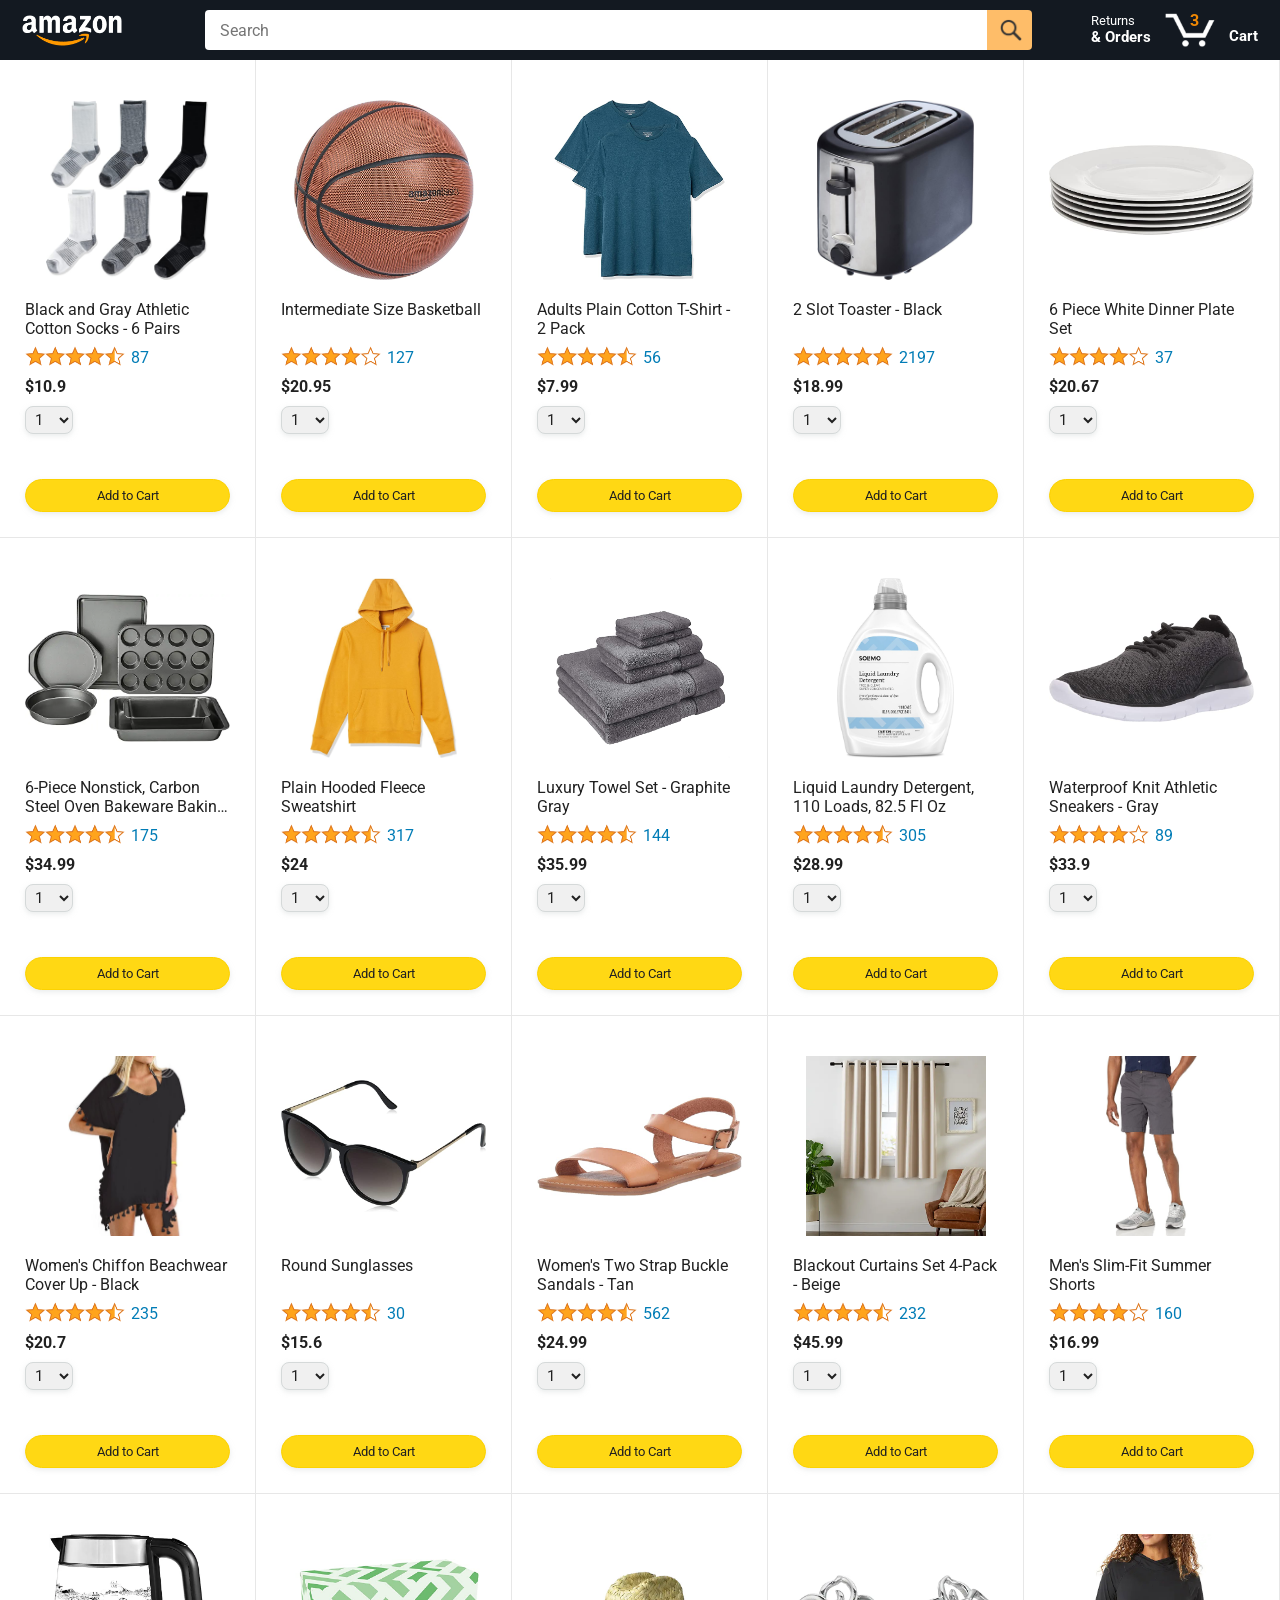
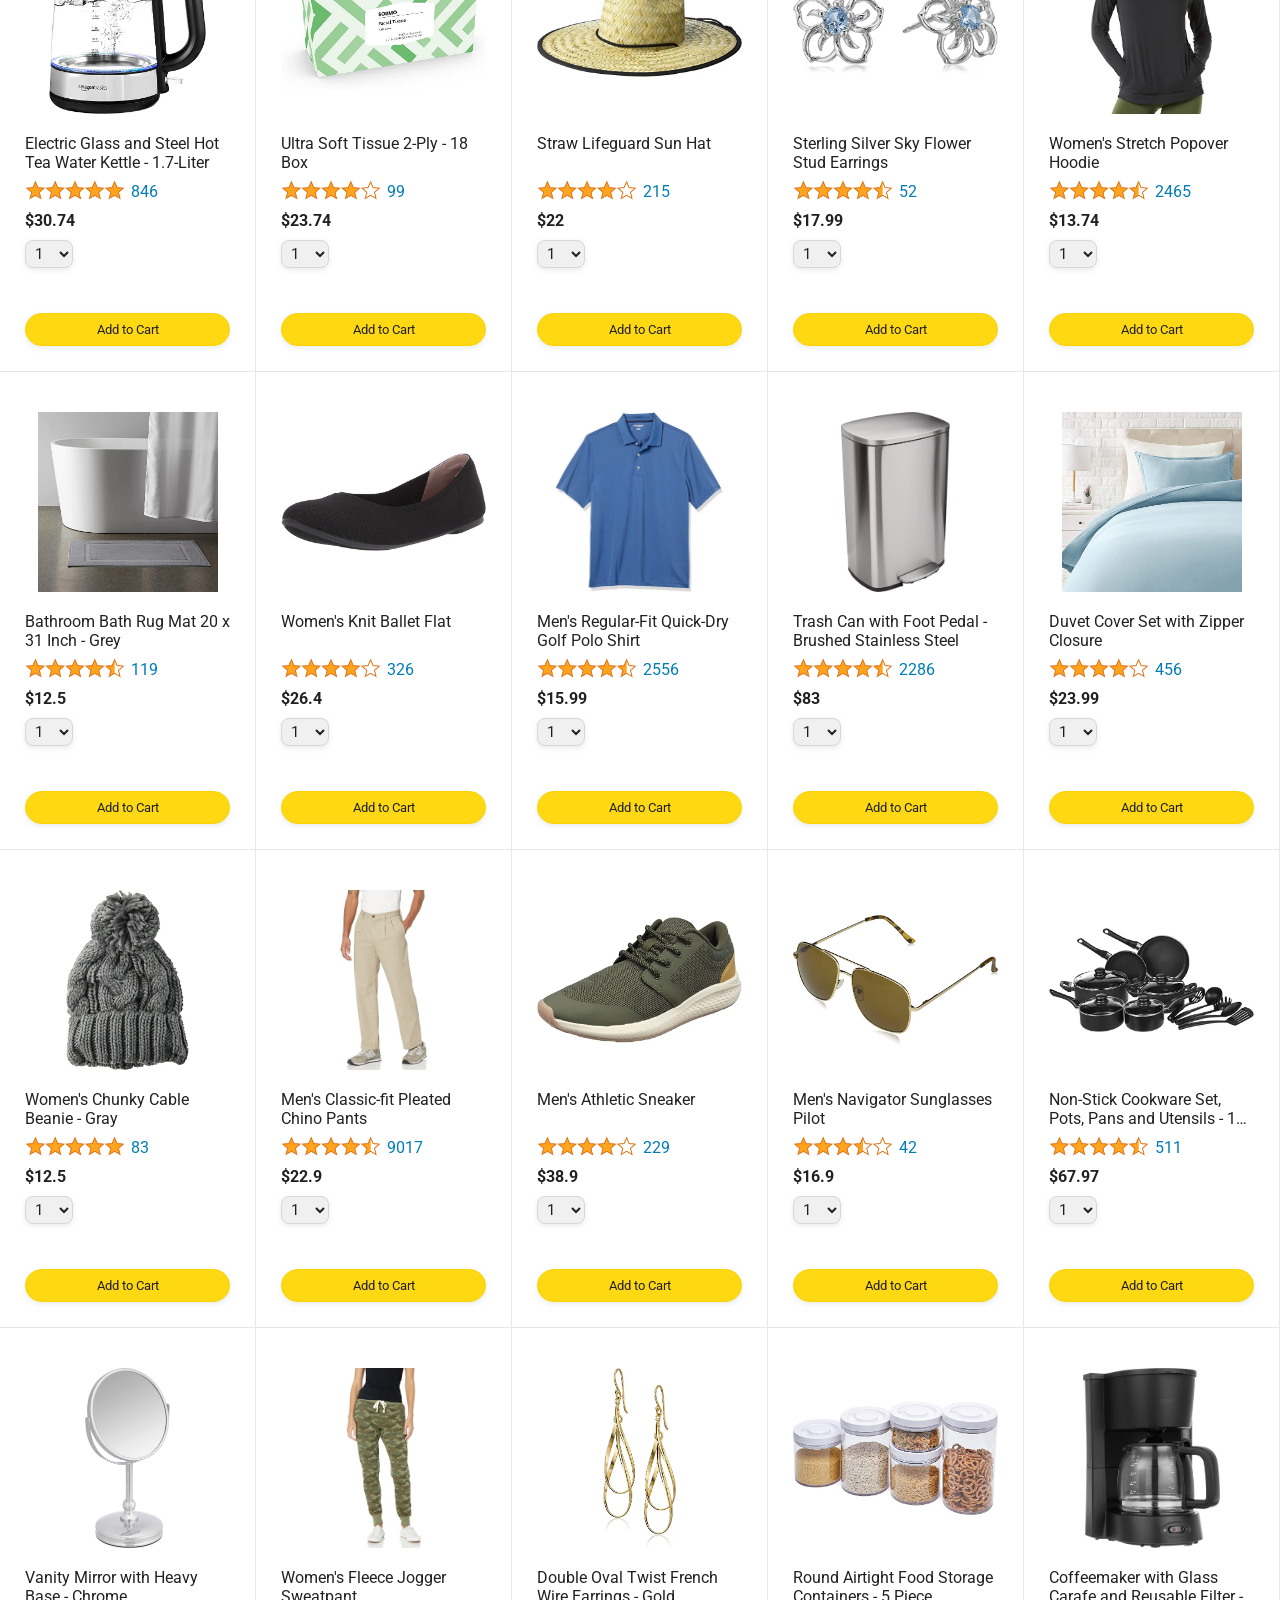
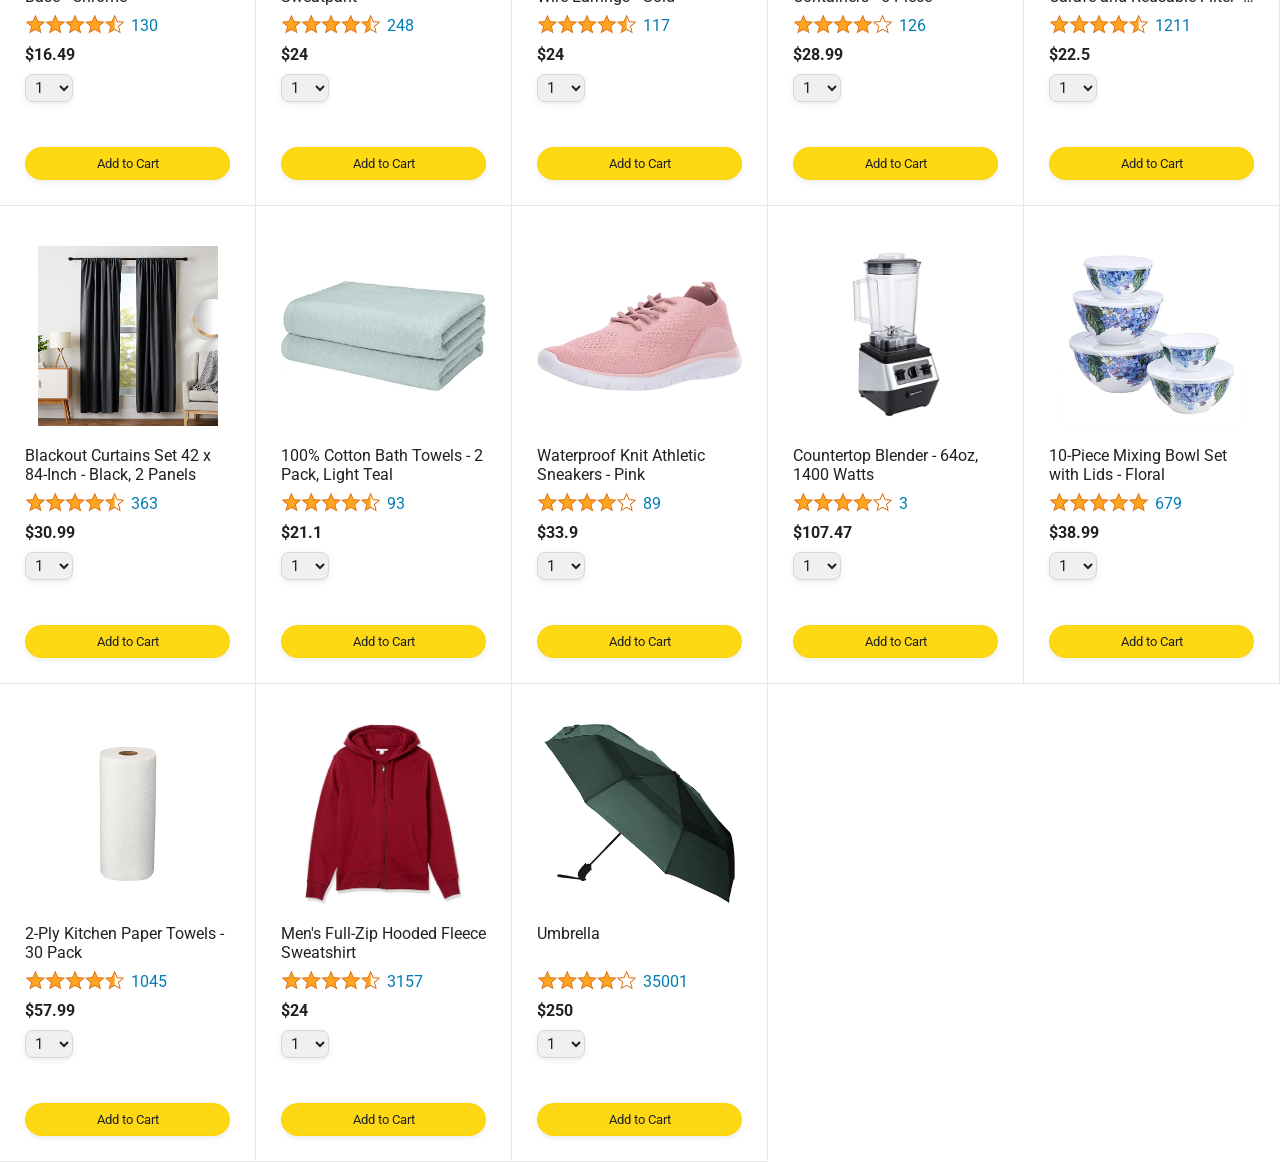
<file: index.html>
<!DOCTYPE html>
<html>
  <head>
    <title>Amazon Project</title>

    <!-- This code is needed for responsive design to work.
      (Responsive design = make the website look good on
      smaller screen sizes like a phone or a tablet). -->
    <meta name="viewport" content="width=device-width, initial-scale=1">

    <!-- Load a font called Roboto from Google Fonts. -->
    <link rel="preconnect" href="https://fonts.googleapis.com">
    <link rel="preconnect" href="https://fonts.gstatic.com" crossorigin>
    <link href="https://fonts.googleapis.com/css2?family=Roboto:wght@400;500;700&display=swap" rel="stylesheet">

    <!-- Here are the CSS files for this page. -->
    <link rel="stylesheet" href="styles/shared/general.css">
    <link rel="stylesheet" href="styles/shared/amazon-header.css">
    <link rel="stylesheet" href="styles/pages/amazon.css">
  </head>
  <body> 
    <div class="amazon-header">
      <div class="amazon-header-left-section">
        <a href="index.html" class="header-link">
          <img class="amazon-logo"
            src="images/amazon-logo-white.png">
          <img class="amazon-mobile-logo"
            src="images/amazon-mobile-logo-white.png">
        </a>
      </div>

      <div class="amazon-header-middle-section">
        <input class="search-bar" type="text" placeholder="Search">

        <button class="search-button">
          <img class="search-icon" src="images/icons/search-icon.png">
        </button>
      </div>

      <div class="amazon-header-right-section">
        <a class="orders-link header-link" href="orders.html">
          <span class="returns-text">Returns</span>
          <span class="orders-text">& Orders</span>
        </a> 

        <a class="cart-link header-link" href="checkout.html">
          <img class="cart-icon" src="images/icons/cart-icon.png">
          <div class="cart-quantity
            js-cart-quantity"></div></div>
          <div class="cart-text">Cart</div>
        </a>
      </div>
    </div>
    
    <div class="main">
      <div class="products-grid
            js-products-grid">
      </div>
    </div>
    <script type="module" src="scripts/amazon.js"></script>
  </body>
</html>
</file>
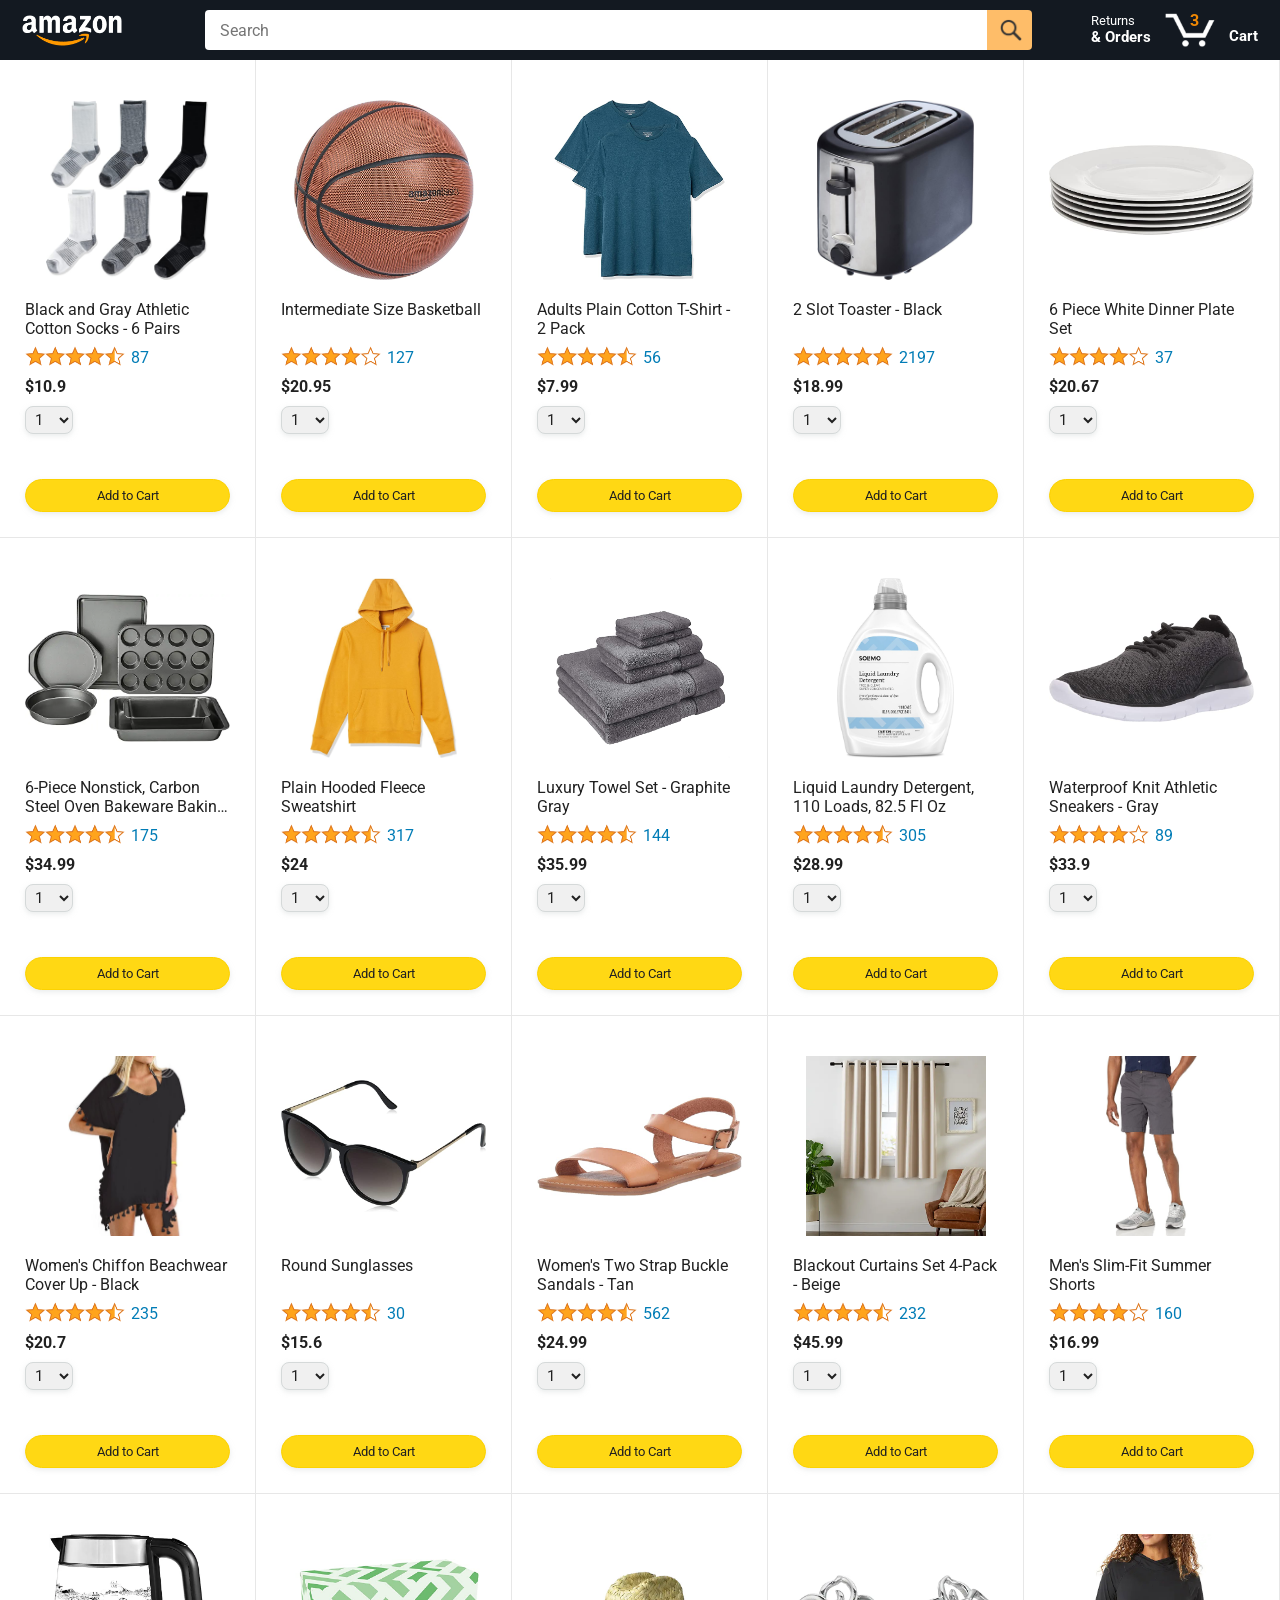
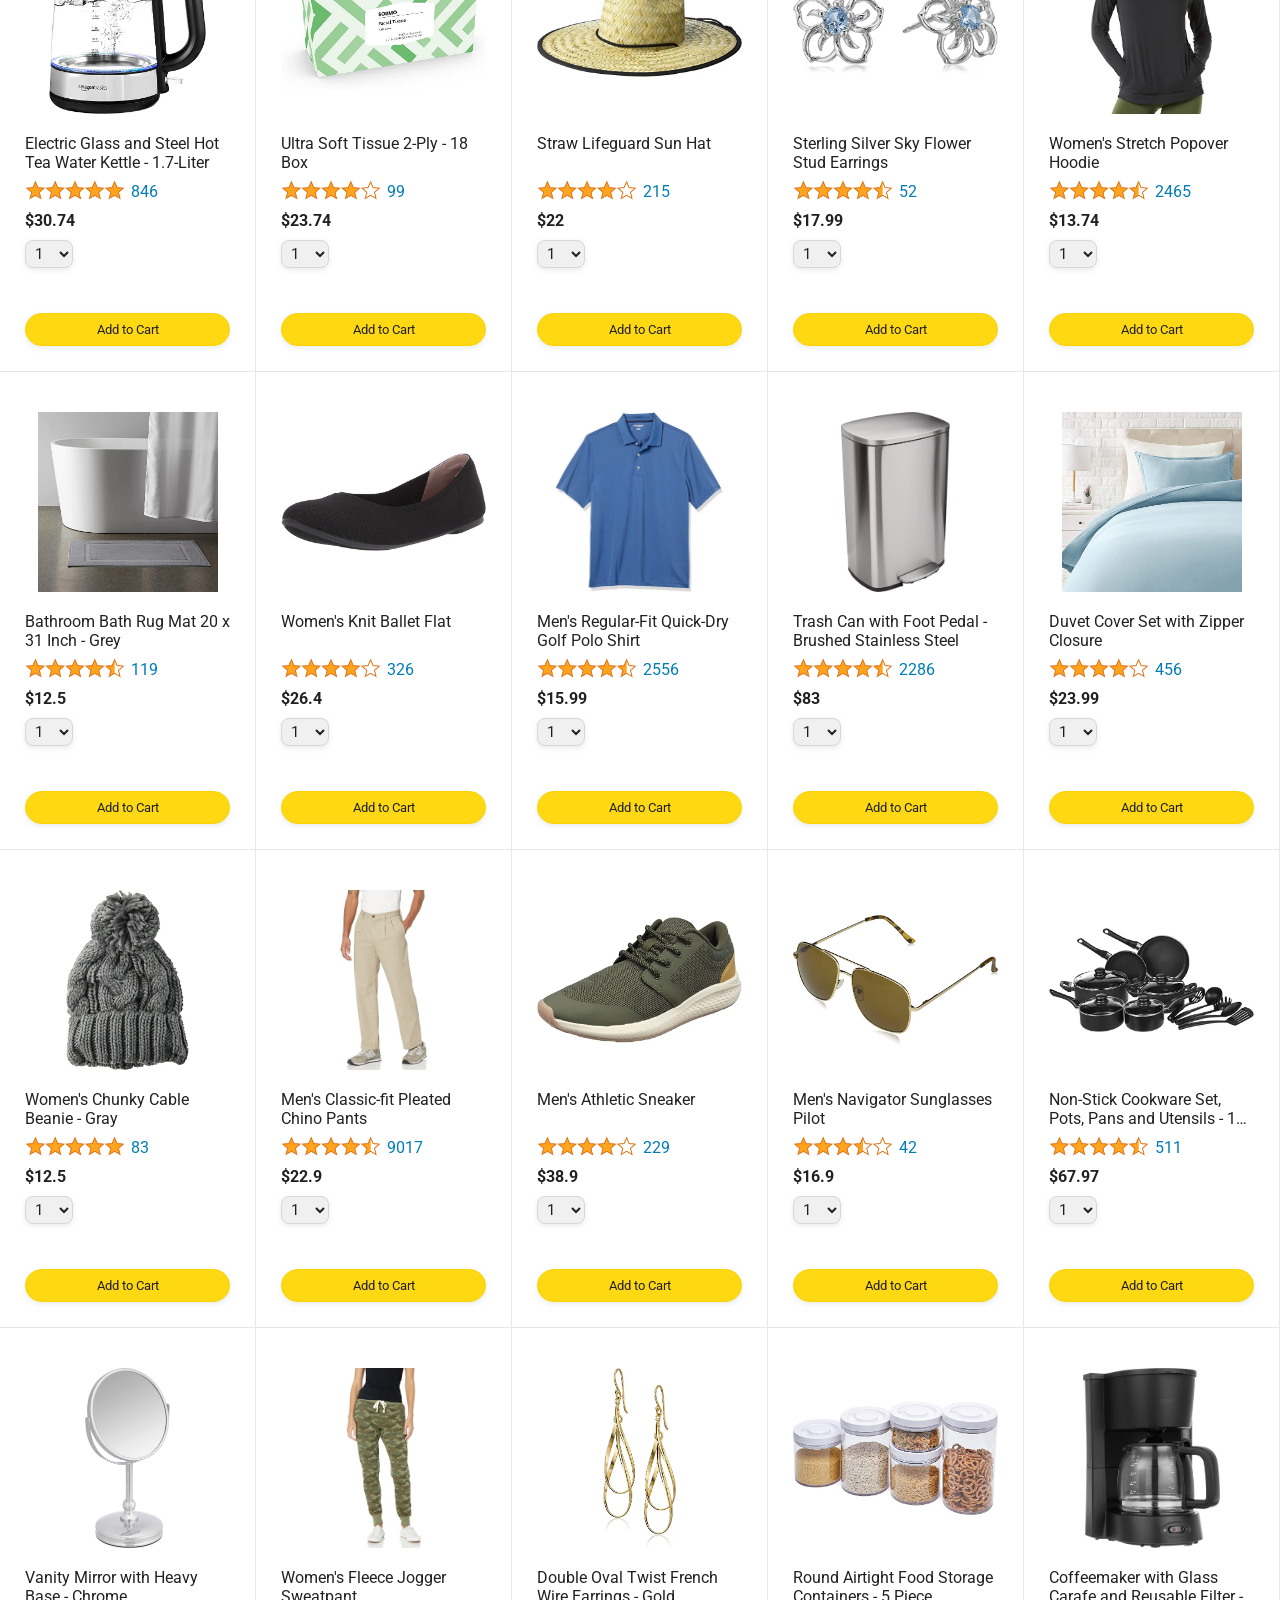
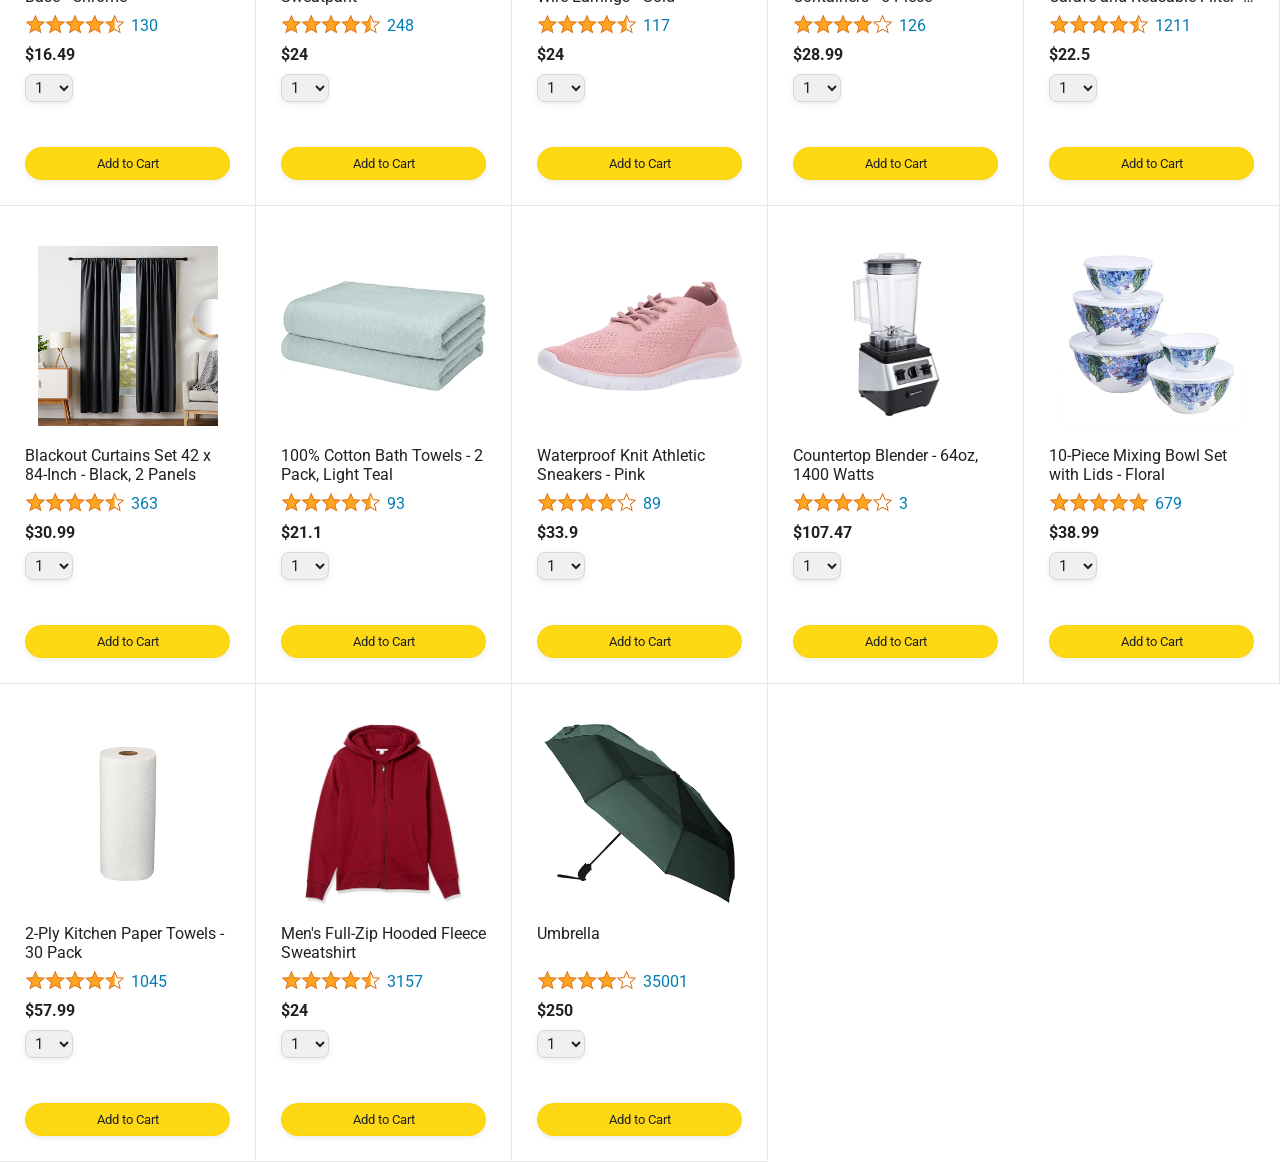
<file: amazon.html>
<!DOCTYPE html>
<html>
  <head>
    <title>Amazon Project</title>

    <!-- This code is needed for responsive design to work.
      (Responsive design = make the website look good on
      smaller screen sizes like a phone or a tablet). -->
    <meta name="viewport" content="width=device-width, initial-scale=1">

    <!-- Load a font called Roboto from Google Fonts. -->
    <link rel="preconnect" href="https://fonts.googleapis.com">
    <link rel="preconnect" href="https://fonts.gstatic.com" crossorigin>
    <link href="https://fonts.googleapis.com/css2?family=Roboto:wght@400;500;700&display=swap" rel="stylesheet">

    <!-- Here are the CSS files for this page. -->
    <link rel="stylesheet" href="styles/shared/general.css">
    <link rel="stylesheet" href="styles/shared/amazon-header.css">
    <link rel="stylesheet" href="styles/pages/amazon.css">
  </head>
  <body>
    <div class="amazon-header">
      <div class="amazon-header-left-section">
        <a href="amazon.html" class="header-link">
          <img class="amazon-logo"
            src="images/amazon-logo-white.png">
          <img class="amazon-mobile-logo"
            src="images/amazon-mobile-logo-white.png">
        </a>
      </div>

      <div class="amazon-header-middle-section">
        <input class="search-bar" type="text" placeholder="Search">

        <button class="search-button">
          <img class="search-icon" src="images/icons/search-icon.png">
        </button>
      </div>

      <div class="amazon-header-right-section">
        <a class="orders-link header-link" href="orders.html">
          <span class="returns-text">Returns</span>
          <span class="orders-text">& Orders</span>
        </a>

        <a class="cart-link header-link" href="checkout.html">
          <img class="cart-icon" src="images/icons/cart-icon.png">
          <div class="cart-quantity
            js-cart-quantity"></div></div>
          <div class="cart-text">Cart</div>
        </a>
      </div>
    </div>
    
    <div class="main">
      <div class="products-grid
            js-products-grid">
      </div>
    </div>
    <script type="module" src="scripts/amazon.js"></script>
  </body>
</html>
</file>
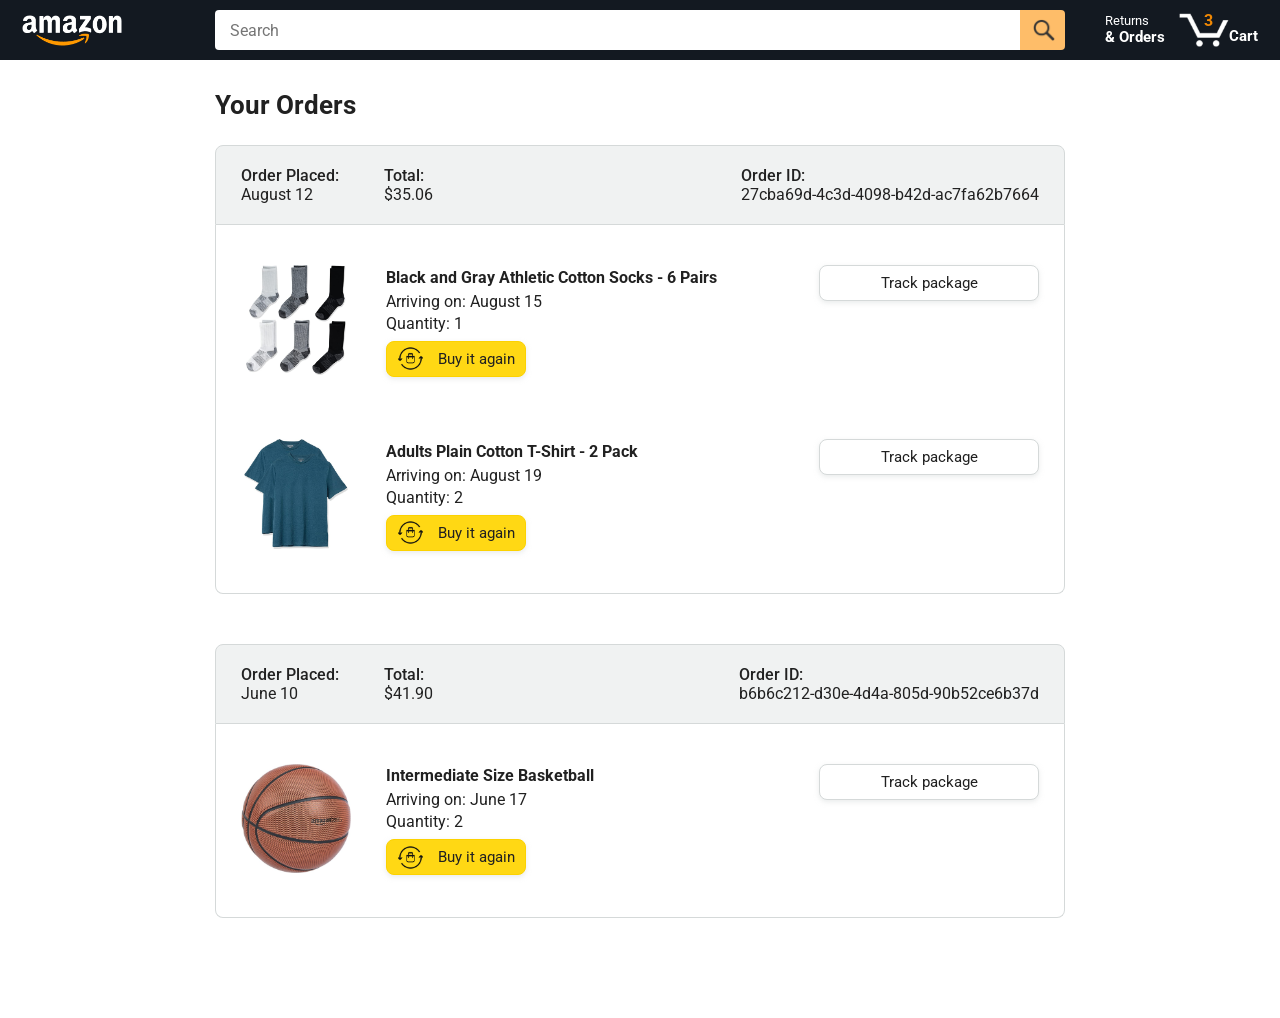
<file: orders.html>
<!DOCTYPE html>
<html>
  <head>
    <title>Orders</title>

    <!-- This code is needed for responsive design to work.
      (Responsive design = make the website look good on
      smaller screen sizes like a phone or a tablet). -->
    <meta name="viewport" content="width=device-width, initial-scale=1">

    <!-- Load a font called Roboto from Google Fonts. -->
    <link rel="preconnect" href="https://fonts.googleapis.com">
    <link rel="preconnect" href="https://fonts.gstatic.com" crossorigin>
    <link href="https://fonts.googleapis.com/css2?family=Roboto:wght@400;500;700&display=swap" rel="stylesheet">

    <!-- Here are the CSS files for this page. -->
    <link rel="stylesheet" href="styles/shared/general.css">
    <link rel="stylesheet" href="styles/shared/amazon-header.css">
    <link rel="stylesheet" href="styles/pages/orders.css">
  </head>
  <body>
    <div class="amazon-header">
      <div class="amazon-header-left-section">
        <a href="index.html" class="header-link">
          <img class="amazon-logo"
            src="images/amazon-logo-white.png">
          <img class="amazon-mobile-logo"
            src="images/amazon-mobile-logo-white.png">
        </a>
      </div>

      <div class="amazon-header-middle-section">
        <input class="search-bar" type="text" placeholder="Search">

        <button class="search-button">
          <img class="search-icon" src="images/icons/search-icon.png">
        </button>
      </div>

      <div class="amazon-header-right-section">
        <a class="orders-link header-link" href="orders.html">
          <span class="returns-text">Returns</span>
          <span class="orders-text">& Orders</span>
        </a>

        <a class="cart-link header-link" href="checkout.html">
          <img class="cart-icon" src="images/icons/cart-icon.png">
          <div class="cart-quantity">3</div>
          <div class="cart-text">Cart</div>
        </a>
      </div>
    </div>

    <div class="main">
      <div class="page-title">Your Orders</div>

      <div class="orders-grid">
        <div class="order-container">
          
          <div class="order-header">
            <div class="order-header-left-section">
              <div class="order-date">
                <div class="order-header-label">Order Placed:</div>
                <div>August 12</div>
              </div>
              <div class="order-total">
                <div class="order-header-label">Total:</div>
                <div>$35.06</div>
              </div>
            </div>

            <div class="order-header-right-section">
              <div class="order-header-label">Order ID:</div>
              <div>27cba69d-4c3d-4098-b42d-ac7fa62b7664</div>
            </div>
          </div>

          <div class="order-details-grid">
            <div class="product-image-container">
              <img src="images/products/athletic-cotton-socks-6-pairs.jpg">
            </div>

            <div class="product-details">
              <div class="product-name">
                Black and Gray Athletic Cotton Socks - 6 Pairs
              </div>
              <div class="product-delivery-date">
                Arriving on: August 15
              </div>
              <div class="product-quantity">
                Quantity: 1
              </div>
              <button class="buy-again-button button-primary">
                <img class="buy-again-icon" src="images/icons/buy-again.png">
                <span class="buy-again-message">Buy it again</span>
              </button>
            </div>

            <div class="product-actions">
              <a href="tracking.html">
                <button class="track-package-button button-secondary">
                  Track package
                </button>
              </a>
            </div>

            <div class="product-image-container">
              <img src="images/products/adults-plain-cotton-tshirt-2-pack-teal.jpg">
            </div>

            <div class="product-details">
              <div class="product-name">
                Adults Plain Cotton T-Shirt - 2 Pack
              </div>
              <div class="product-delivery-date">
                Arriving on: August 19
              </div>
              <div class="product-quantity">
                Quantity: 2
              </div>
              <button class="buy-again-button button-primary">
                <img class="buy-again-icon" src="images/icons/buy-again.png">
                <span class="buy-again-message">Buy it again</span>
              </button>
            </div>

            <div class="product-actions">
              <a href="tracking.html">
                <button class="track-package-button button-secondary">
                  Track package
                </button>
              </a>
            </div>
          </div>
        </div>

        <div class="order-container">

          <div class="order-header">
            <div class="order-header-left-section">
              <div class="order-date">
                <div class="order-header-label">Order Placed:</div>
                <div>June 10</div>
              </div>
              <div class="order-total">
                <div class="order-header-label">Total:</div>
                <div>$41.90</div>
              </div>
            </div>

            <div class="order-header-right-section">
              <div class="order-header-label">Order ID:</div>
              <div>b6b6c212-d30e-4d4a-805d-90b52ce6b37d</div>
            </div>
          </div>

          <div class="order-details-grid">
            <div class="product-image-container">
              <img src="images/products/intermediate-composite-basketball.jpg">
            </div>

            <div class="product-details">
              <div class="product-name">
                Intermediate Size Basketball
              </div>
              <div class="product-delivery-date">
                Arriving on: June 17
              </div>
              <div class="product-quantity">
                Quantity: 2
              </div>
              <button class="buy-again-button button-primary">
                <img class="buy-again-icon" src="images/icons/buy-again.png">
                <span class="buy-again-message">Buy it again</span>
              </button>
            </div>

            <div class="product-actions">
              <a href="tracking.html">
                <button class="track-package-button button-secondary">
                  Track package
                </button>
              </a>
            </div>
          </div>
        </div>
      </div>
    </div>
  </body>
</html>
</file>
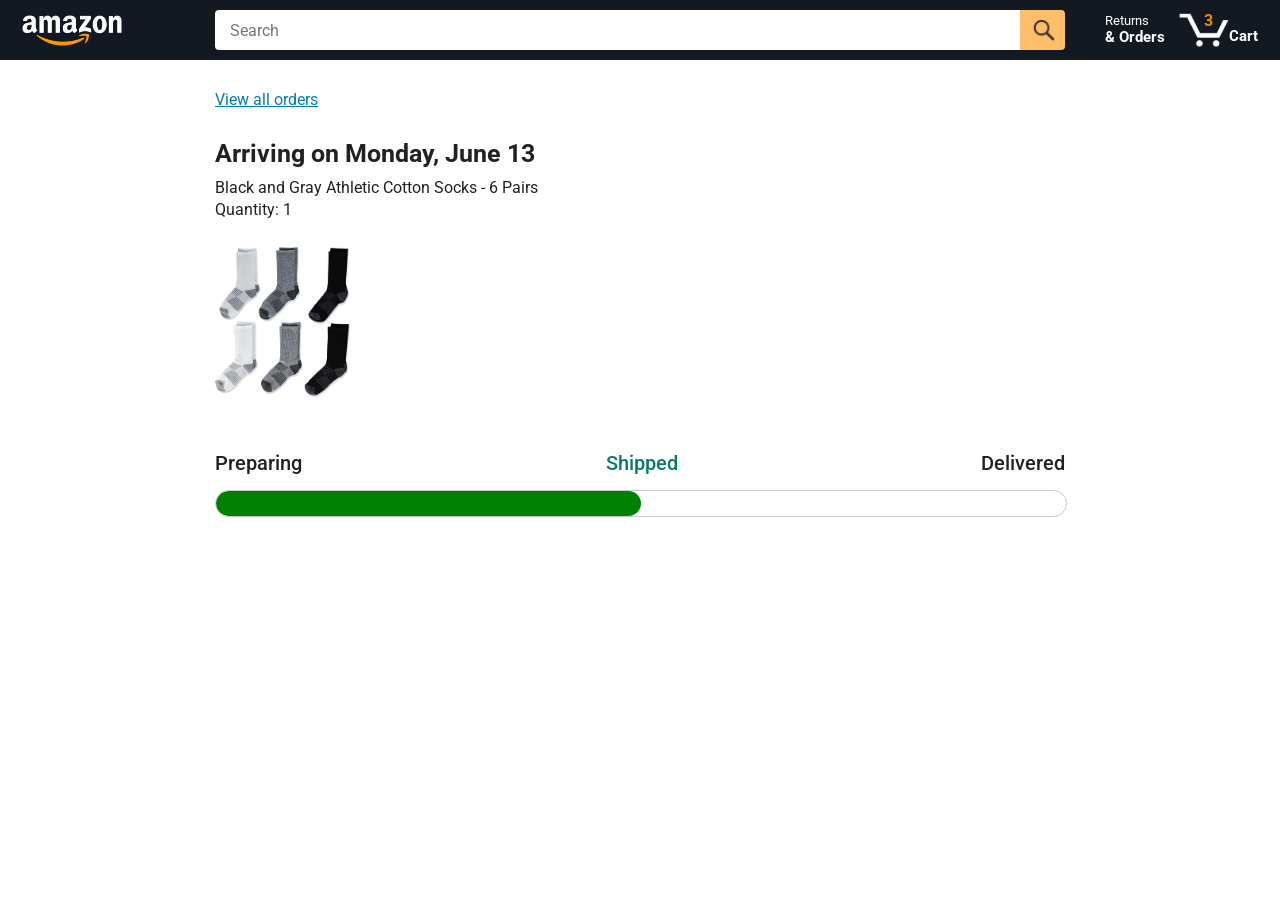
<file: tracking.html>
<!DOCTYPE html>
<html>
  <head>
    <title>Tracking</title>

    <!-- This code is needed for responsive design to work.
      (Responsive design = make the website look good on
      smaller screen sizes like a phone or a tablet). -->
    <meta name="viewport" content="width=device-width, initial-scale=1">

    <!-- Load a font called Roboto from Google Fonts. -->
    <link rel="preconnect" href="https://fonts.googleapis.com">
    <link rel="preconnect" href="https://fonts.gstatic.com" crossorigin>
    <link href="https://fonts.googleapis.com/css2?family=Roboto:wght@400;500;700&display=swap" rel="stylesheet">

    <!-- Here are the CSS files for this page. -->
    <link rel="stylesheet" href="styles/shared/general.css">
    <link rel="stylesheet" href="styles/shared/amazon-header.css">
    <link rel="stylesheet" href="styles/pages/tracking.css">
  </head>
  <body>
    <div class="amazon-header">
      <div class="amazon-header-left-section">
        <a href="index.html" class="header-link">
          <img class="amazon-logo"
            src="images/amazon-logo-white.png">
          <img class="amazon-mobile-logo"
            src="images/amazon-mobile-logo-white.png">
        </a>
      </div>

      <div class="amazon-header-middle-section">
        <input class="search-bar" type="text" placeholder="Search">

        <button class="search-button">
          <img class="search-icon" src="images/icons/search-icon.png">
        </button>
      </div>

      <div class="amazon-header-right-section">
        <a class="orders-link header-link" href="orders.html">
          <span class="returns-text">Returns</span>
          <span class="orders-text">& Orders</span>
        </a>

        <a class="cart-link header-link" href="checkout.html">
          <img class="cart-icon" src="images/icons/cart-icon.png">
          <div class="cart-quantity">3</div>
          <div class="cart-text">Cart</div>
        </a>
      </div>
    </div>

    <div class="main">
      <div class="order-tracking">
        <a class="back-to-orders-link link-primary" href="orders.html">
          View all orders
        </a>

        <div class="delivery-date">
          Arriving on Monday, June 13
        </div>

        <div class="product-info">
          Black and Gray Athletic Cotton Socks - 6 Pairs
        </div>

        <div class="product-info">
          Quantity: 1
        </div>

        <img class="product-image" src="images/products/athletic-cotton-socks-6-pairs.jpg">

        <div class="progress-labels-container">
          <div class="progress-label">
            Preparing
          </div>
          <div class="progress-label current-status">
            Shipped
          </div>
          <div class="progress-label">
            Delivered
          </div>
        </div>

        <div class="progress-bar-container">
          <div class="progress-bar"></div>
        </div>
      </div>
    </div>
  </body>
</html>
</file>
<file: styles/shared/general.css>
body {
  font-family: Roboto, Arial;
  color: rgb(33, 33, 33);
  /* The <body> element has a default margin of 8px
     on all sides. This removes the default margins. */
  margin: 0;
}

/* <p> elements have a default margin on the top
   and bottom. This removes the default margins. */
p {
  margin: 0;
}

button {
  cursor: pointer;
}

select {
  cursor: pointer;
}

input, select, button {
  font-family: Roboto, Arial;
}

.button-primary {
  color: rgb(33, 33, 33);
  background-color: rgb(255, 216, 20);
  border: 1px solid rgb(252, 210, 0);
  border-radius: 8px;
  cursor: pointer;
  box-shadow: 0 2px 5px rgba(213, 217, 217, 0.5);
}

.button-primary:hover {
  background-color: rgb(247, 202, 0);
  border: 1px solid rgb(242, 194, 0);
}

.button-primary:active {
  background: rgb(255, 216, 20);
  border-color: rgb(252, 210, 0);
  box-shadow: none;
}

.button-secondary {
  color: rgb(33, 33, 33);
  background: white;
  border: 1px solid rgb(213, 217, 217);
  border-radius: 8px;
  cursor: pointer;
  box-shadow: 0 2px 5px rgba(213, 217, 217, 0.5);
}

.button-secondary:hover {
  background-color: rgb(247, 250, 250);
}

.button-secondary:active {
  background-color: rgb(237, 253, 255);
  box-shadow: none;
}

/* These styles will limit text to 2 lines. Anything
   beyond 2 lines will be replaced with "..."
   You can find this code by using an A.I. tool or by
   searching in Google.
   https://css-tricks.com/almanac/properties/l/line-clamp/ */
.limit-text-to-2-lines {
  display: -webkit-box;
  -webkit-line-clamp: 2;
  -webkit-box-orient: vertical;
  overflow: hidden;
}

.link-primary {
  color: rgb(1, 124, 182);
  cursor: pointer;
}

.link-primary:hover {
  color: rgb(196, 80, 0);
}

/* Styles for dropdown selectors. */
select {
  color: rgb(33, 33, 33);
  background-color: rgb(240, 240, 240);
  border: 1px solid rgb(213, 217, 217);
  border-radius: 8px;
  padding: 3px 5px;
  font-size: 15px;
  cursor: pointer;
  box-shadow: 0 2px 5px rgba(213, 217, 217, 0.5);
}

select:focus,
input:focus {
  outline: 2px solid rgb(255, 153, 0);
}
</file>
<file: styles/shared/amazon-header.css>
.amazon-header {
  background-color: rgb(19, 25, 33);
  color: white;
  padding-left: 15px;
  padding-right: 15px;

  display: flex;
  align-items: center;
  justify-content: space-between;

  position: fixed;
  top: 0;
  left: 0;
  right: 0;
  height: 60px;
}

.amazon-header-left-section {
  width: 180px;
}

@media (max-width: 800px) {
  .amazon-header-left-section {
    width: unset;
  }
}

.header-link {
  display: inline-block;
  padding: 6px;
  border-radius: 2px;
  cursor: pointer;
  text-decoration: none;
  border: 1px solid rgba(0, 0, 0, 0);
}

.header-link:hover {
  border: 1px solid white;
}

.amazon-logo {
  width: 100px;
  margin-top: 5px;
}

.amazon-mobile-logo {
  display: none;
}

@media (max-width: 575px) {
  .amazon-logo {
    display: none;
  }

  .amazon-mobile-logo {
    display: block;
    height: 35px;
    margin-top: 5px;
  }
}

.amazon-header-middle-section {
  flex: 1;
  max-width: 850px;
  margin-left: 10px;
  margin-right: 10px;
  display: flex;
}

.search-bar {
  flex: 1;
  width: 0;
  font-size: 16px;
  height: 38px;
  padding-left: 15px;
  border: none;
  border-top-left-radius: 4px;
  border-bottom-left-radius: 4px;
  border-top-right-radius: 0;
  border-bottom-right-radius: 0;
}

.search-button {
  background-color: rgb(254, 189, 105);
  border: none;
  width: 45px;
  height: 40px;
  border-top-right-radius: 4px;
  border-bottom-right-radius: 4px;
  flex-shrink: 0;
}

.search-icon {
  height: 22px;
  margin-left: 2px;
  margin-top: 3px;
}

.amazon-header-right-section {
  width: 180px;
  flex-shrink: 0;
  display: flex;
  justify-content: end;
}

.orders-link {
  color: white;
}

.returns-text {
  display: block;
  font-size: 13px;
}

.orders-text {
  display: block;
  font-size: 15px;
  font-weight: 700;
}

.cart-link {
  color: white;
  display: flex;
  align-items: center;
  position: relative;
}

.cart-icon {
  width: 50px;
}

.cart-text {
  margin-top: 12px;
  font-size: 15px;
  font-weight: 700;
}

.cart-quantity {
  color: rgb(240, 136, 4);
  font-size: 16px;
  font-weight: 700;

  position: absolute;
  top: 4px;
  left: 22px;
  
  width: 26px;
  text-align: center;
}
</file>
<file: styles/pages/amazon.css>
.main {
  margin-top: 60px;
}

.products-grid {
  display: grid;

  /* - In CSS Grid, 1fr means a column will take up the
       remaining space in the grid.
     - If we write 1fr 1fr ... 1fr; 8 times, this will
       divide the grid into 8 columns, each taking up an
       equal amount of the space.
     - repeat(8, 1fr); is a shortcut for repeating "1fr"
       8 times (instead of typing out "1fr" 8 times).
       repeat(...) is a special property that works with
       display: grid; */
  grid-template-columns: repeat(8, 1fr);
}

/* @media is used to create responsive design (making the
   website look good on any screen size). This @media
   means when the screen width is 2000px or less, we
   will divide the grid into 7 columns instead of 8. */
@media (max-width: 2000px) {
  .products-grid {
    grid-template-columns: repeat(7, 1fr);
  }
}

/* This @media means when the screen width is 1600px or
   less, we will divide the grid into 6 columns. */
@media (max-width: 1600px) {
  .products-grid {
    grid-template-columns: repeat(6, 1fr);
  }
}

@media (max-width: 1300px) {
  .products-grid {
    grid-template-columns: repeat(5, 1fr);
  }
}

@media (max-width: 1000px) {
  .products-grid {
    grid-template-columns: repeat(4, 1fr);
  }
}

@media (max-width: 800px) {
  .products-grid {
    grid-template-columns: repeat(3, 1fr);
  }
}

@media (max-width: 575px) {
  .products-grid {
    grid-template-columns: repeat(2, 1fr);
  }
}

@media (max-width: 450px) {
  .products-grid {
    grid-template-columns: 1fr;
  }
}

.product-container {
  padding-top: 40px;
  padding-bottom: 25px;
  padding-left: 25px;
  padding-right: 25px;

  border-right: 1px solid rgb(231, 231, 231);
  border-bottom: 1px solid rgb(231, 231, 231);

  display: flex;
  flex-direction: column;
}

.product-image-container {
  display: flex;
  justify-content: center;
  align-items: center;

  height: 180px;
  margin-bottom: 20px;
}

.product-image {
  /* Images will overflow their container by default. To
    prevent this, we set max-width and max-height to 100%
    so they stay inside their container. */
  max-width: 100%;
  max-height: 100%;
}

.product-name {
  height: 40px;
  margin-bottom: 5px;
}

.product-rating-container {
  display: flex;
  align-items: center;
  margin-bottom: 10px;
}

.product-rating-stars {
  width: 100px;
  margin-right: 6px;
}

.product-rating-count {
  color: rgb(1, 124, 182);
  cursor: pointer;
  margin-top: 3px;
}

.product-price {
  font-weight: 700;
  margin-bottom: 10px;
}

.product-quantity-container {
  margin-bottom: 17px;
}

.product-spacer {
  flex: 1;
}

.added-to-cart {
  color: rgb(6, 125, 98);
  font-size: 16px;

  display: flex;
  align-items: center;
  margin-bottom: 8px;

  /* At first, the "Added to cart" message will
     be invisible. Use JavaScript to change the
     opacity and make it visible. */
  opacity: 0;
}

.js-added-to-cart {
  color: rgb(6, 125, 98);
  font-size: 16px;
  display: flex;
  align-items: center;
  margin-bottom: 8px;
  opacity: 1;
}

.added-to-cart img {
  height: 20px;
  margin-right: 5px;
}

.add-to-cart-button {
  width: 100%;
  padding: 8px;
  border-radius: 50px;
}
</file>
<file: styles/pages/orders.css>
.main {
  max-width: 850px;
  margin-top: 90px;
  margin-bottom: 100px;
  padding-left: 20px;
  padding-right: 20px;

  /* margin-left: auto;
     margin-right auto;
     Is a trick for centering an element horizontally
     without needing a container. */
  margin-left: auto;
  margin-right: auto;
}

.page-title {
  font-weight: 700;
  font-size: 26px;
  margin-bottom: 25px;
}

.orders-grid {
  display: grid;
  grid-template-columns: 1fr;
  row-gap: 50px;
}

.order-header {
  background-color: rgb(240, 242, 242);
  border: 1px solid rgb(213, 217, 217);

  display: flex;
  align-items: center;
  justify-content: space-between;

  padding: 20px 25px;
  border-top-left-radius: 8px;
  border-top-right-radius: 8px;
}

.order-header-left-section {
  display: flex;
  flex-shrink: 0;
}

.order-header-label {
  font-weight: 500;
}

.order-date,
.order-total {
  margin-right: 45px;
}

.order-header-right-section {
  flex-shrink: 1;
}

@media (max-width: 575px) {
  .order-header {
    flex-direction: column;
    align-items: start;
    line-height: 23px;
    padding: 15px;
  }

  .order-header-left-section {
    flex-direction: column;
  }

  .order-header-label {
    margin-right: 5px;
  }

  .order-date,
  .order-total {
    display: grid;
    grid-template-columns: auto 1fr;
    margin-right: 0;
  }

  .order-header-right-section {
    display: grid;
    grid-template-columns: auto 1fr;
  }
}

.order-details-grid {
  padding: 40px 25px;
  border: 1px solid rgb(213, 217, 217);
  border-top: none;
  border-bottom-left-radius: 8px;
  border-bottom-right-radius: 8px;

  display: grid;
  grid-template-columns: 110px 1fr 220px;
  column-gap: 35px;
  row-gap: 60px;
  align-items: center;
}

@media (max-width: 800px) {
  .order-details-grid {
    grid-template-columns: 110px 1fr;
    row-gap: 0;
    padding-bottom: 8px;
  }
}

@media (max-width: 450px) {
  .order-details-grid {
    grid-template-columns: 1fr;
  }
}

.product-image-container {
  text-align: center;
}

.product-image-container img {
  max-width: 110px;
  max-height: 110px;
}

.product-name {
  font-weight: 700;
  margin-bottom: 5px;
}

.product-delivery-date {
  margin-bottom: 3px;
}

.product-quantity {
  margin-bottom: 8px;
}

.buy-again-button {
  font-size: 15px;
  width: 140px;
  height: 36px;
  border-radius: 8px;

  display: flex;
  align-items: center;
  justify-content: center;
}

.buy-again-icon {
  width: 25px;
  margin-right: 15px;
}

.product-actions {
  align-self: start;
}

.track-package-button {
  width: 100%;
  font-size: 15px;
  padding: 8px;
}

@media (max-width: 800px) {
  .buy-again-button {
    margin-bottom: 10px;
  }

  .product-actions {
    /* grid-column: 2 means this element will be placed
       in column 2 in the grid. (Normally, the column that
       an element is placed in is determined by the order
       of the elements in the HTML. grid-column overrides
       this default ordering). */
    grid-column: 2;
    margin-bottom: 30px;
  }

  .track-package-button {
    width: 140px;
  }
}

@media (max-width: 450px) {
  .product-image-container {
    text-align: center;
    margin-bottom: 25px;
  }

  .product-image-container img {
    max-width: 150px;
    max-height: 150px;
  }

  .product-name {
    margin-bottom: 10px;
  }

  .product-quantity {
    margin-bottom: 15px;
  }

  .buy-again-button {
    width: 100%;
    margin-bottom: 15px;
  }

  .product-actions {
    /* grid-column: auto; undos grid-column: 2; from above.
       This element will now be placed in its normal column
       in the grid. */
    grid-column: auto;
    margin-bottom: 70px;
  }

  .track-package-button {
    width: 100%;
    padding: 12px;
  }
}
</file>
<file: styles/pages/tracking.css>
.main {
  max-width: 850px;
  margin-top: 90px;
  margin-bottom: 100px;
  padding-left: 30px;
  padding-right: 30px;

  /* margin-left: auto;
     margin-right auto;
     Is a trick for centering an element horizontally
     without needing a container. */
  margin-left: auto;
  margin-right: auto;
}

.back-to-orders-link {
  display: inline-block;
  margin-bottom: 30px;
}

.delivery-date {
  font-size: 25px;
  font-weight: 700;
  margin-bottom: 10px;
}

.product-info {
  margin-bottom: 3px;
}

.product-image {
  max-width: 150px;
  max-height: 150px;
  margin-top: 25px;
  margin-bottom: 50px;
}

.progress-labels-container {
  display: flex;
  justify-content: space-between;
  font-size: 20px;
  font-weight: 500;
  margin-bottom: 15px;
}

.current-status {
  color: rgb(6, 125, 98);
}

@media (max-width: 575px) {
  .progress-labels-container {
    font-size: 16px;
  }
}

@media (max-width: 450px) {
  .progress-labels-container {
    flex-direction: column;
    margin-bottom: 5px;
  }

  .progress-label {
    margin-bottom: 3px;
  }
}

.progress-bar-container {
  height: 25px;
  width: 100%;

  border: 1px solid rgb(200, 200, 200);
  border-radius: 50px;
  overflow: hidden;
}

.progress-bar {
  height: 100%;
  background-color: green;
  border-radius: 50px;
  width: 50%;
}
</file>
